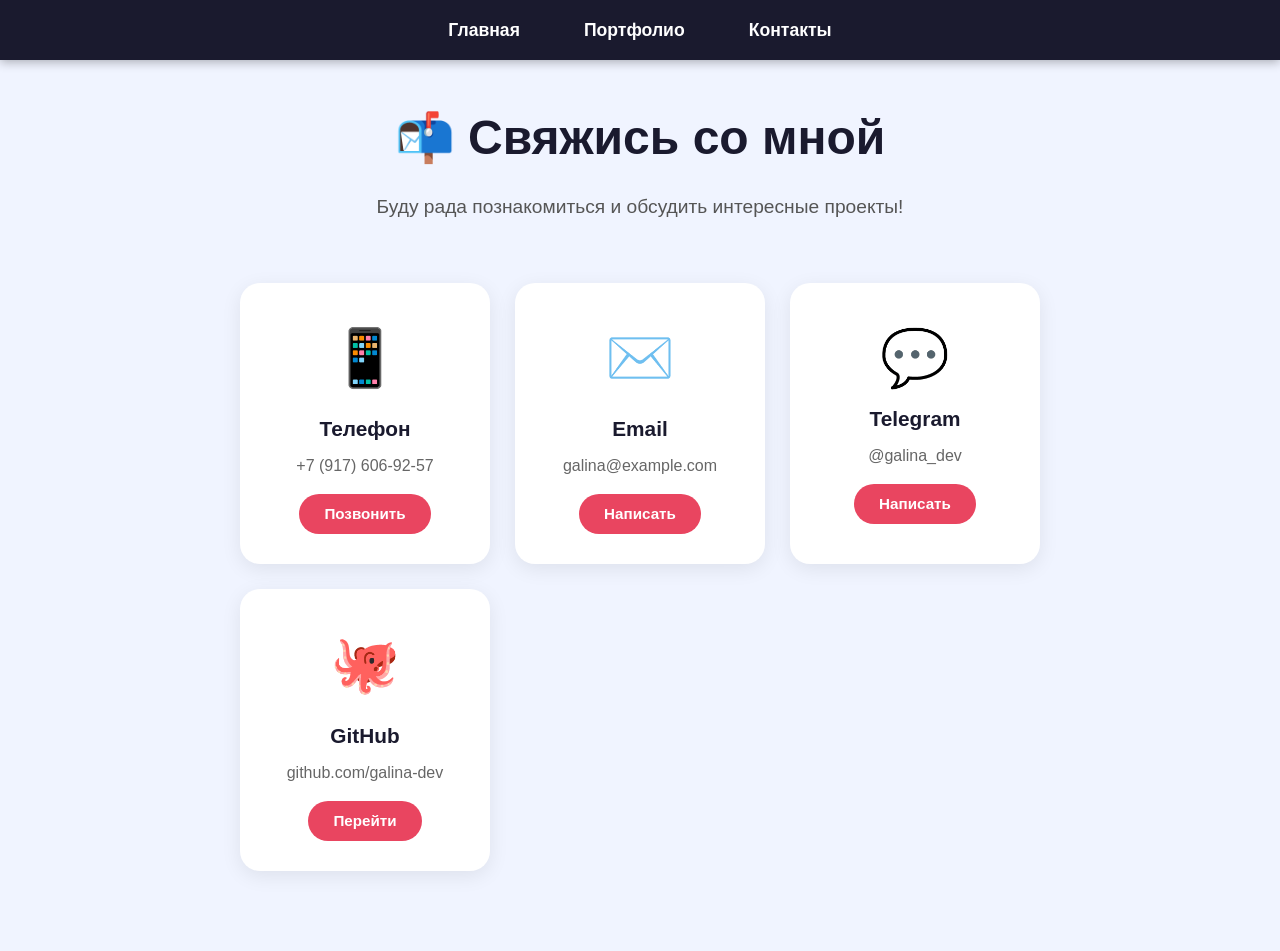
<file: contacts.html>
<!DOCTYPE html>
<html lang="ru">
<head>
    <meta charset="UTF-8">
    <meta name="viewport" content="width=device-width, initial-scale=1.0">
    <title>Контакты</title>
    <link rel="stylesheet" href="style.css">
    <link rel="stylesheet" href="contacts.css">
</head>
<body>

<nav>
    <ul>
        <li><a href="index.html">Главная</a></li>
        <li><a href="portfolio.html">Портфолио</a></li>
        <li><a href="contacts.html">Контакты</a></li>
    </ul>
</nav>

<section id="contacts">
    <h1>📬 Свяжись со мной</h1>
    <p class="subtitle">Буду рада познакомиться и обсудить интересные проекты!</p>

    <div class="contacts-grid">
        <!-- Телефон -->
        <div class="contact-card">
            <div class="icon">📱</div>
            <h3>Телефон</h3>
            <p>+7 (917) 606-92-57</p>
            <a href="tel:+79176069257" class="btn">Позвонить</a>
        </div>

        <!-- Email -->
        <div class="contact-card">
            <div class="icon">✉️</div>
            <h3>Email</h3>
            <p>galina@example.com</p>
            <a href="mailto:galina@example.com" class="btn">Написать</a>
        </div>

        <!-- Telegram -->
        <div class="contact-card">
            <iv class="icon">💬</iv>
            <h3>Telegram</h3>
            <p>@galina_dev</p>
            <a href="https://t.me/galina_dev" class="btn">Написать</a>
        </div>

        <!-- GitHub -->
        <div class="contact-card">
            <div class="icon">🐙</div>
            <h3>GitHub</h3>
            <p>github.com/galina-dev</p>
            <a href="https://github.com/galina-dev" class="btn">Перейти</a>
        </div>

      
    </div>
</section>

</body>
</html>
</file>
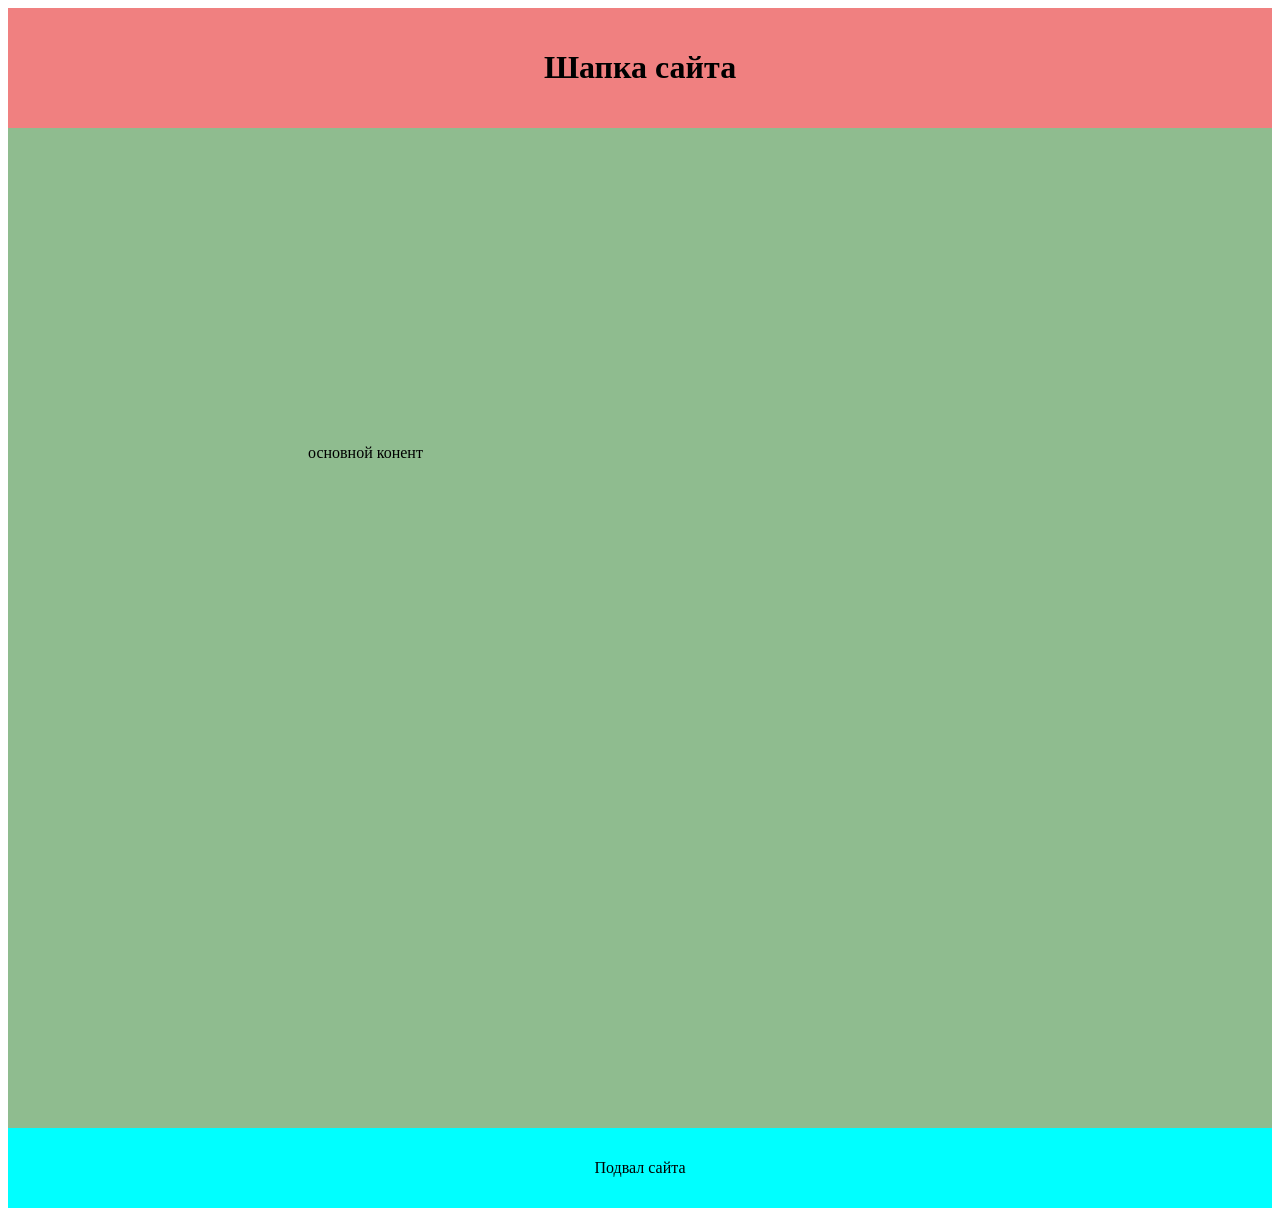
<file: web/document.html>
<!DOCTYPE html>
<html lang ="ru">
<head>
 <meta charset="UTF-8">
 <meta name="viewport"
content="width=device-width,initial-scale=1.0">

<title> Моя пустая страница </title>
<link rel="stylesheet" href ="styles.css">
</head>
<body>

<header>
    <h1> Шапка сайта </h1>
</header>
<main> 
    <p> основной конент</p>
</main>
<footer>
  <p> Подвал сайта </p>
</footer>

</body>
</html>
</file>
<file: style.css>
* {
    margin: 0;
    padding: 0;
    box-sizing: border-box;
}

body {
    font-family: Arial, sans-serif;
    background: #f0f4ff;
    color: #1a1a2e;
    line-height: 1.6;
}

nav {
    background: #1a1a2e;
    padding: 1rem 0;
    position: fixed;
    width: 100%;
    top: 0;
    z-index: 100;
    box-shadow: 0 2px 10px rgba(0,0,0,0.3);
}

nav ul {
    display: flex;
    justify-content: center;
    list-style: none;
    gap: 2rem;
    flex-wrap: wrap;
}

nav a {
    color: #fff;
    text-decoration: none;
    font-weight: bold;
    font-size: 1.1rem;
    padding: 0.5rem 1rem;
    transition: 0.3s;
    border-radius: 5px;
}

nav a:hover {
    background: #e94560;
    color: #fff;
}

section {
    padding: 100px 20px 60px;
    max-width: 1000px;
    margin: 0 auto;
    min-height: 100vh;
    display: flex;
    flex-direction: column;
    justify-content: center;
}

#block1 {
    background: linear-gradient(135deg, #f0f4ff, #e8eeff);
    border-radius: 20px;
    padding: 60px 40px;
    text-align: center;
}

#block1 h1 {
    font-size: 3rem;
    margin-bottom: 20px;
}

#block1 h1 span {
    color: #e94560;
}

#block1 p {
    font-size: 1.3rem;
    color: #333;
    max-width: 700px;
    margin: 0 auto;
}

#block2 {
    background: #fff;
    border-radius: 20px;
    padding: 60px 40px;
    text-align: center;
    box-shadow: 0 5px 20px rgba(0,0,0,0.05);
    margin: 30px 0;
}

#block2 img {
    max-width: 100%;
    width: 400px;
    height: auto;
    border-radius: 20px;
    box-shadow: 0 10px 30px rgba(0,0,0,0.1);
}

#block2 p {
    margin-top: 20px;
    font-size: 1.2rem;
    color: #555;
}

#block3 {
    background: linear-gradient(135deg, #1a1a2e, #16213e);
    border-radius: 20px;
    padding: 60px 40px;
    color: #fff;
    text-align: center;
}

#block3 h2 {
    font-size: 2.5rem;
    margin-bottom: 30px;
    color: #e94560;
}

#block3 ul {
    list-style: none;
    display: flex;
    flex-direction: column;
    gap: 15px;
    max-width: 600px;
    margin: 0 auto;
}

#block3 li {
    background: rgba(255,255,255,0.1);
    padding: 15px 25px;
    border-radius: 12px;
    font-size: 1.2rem;
    border-left: 4px solid #e94560;
    transition: 0.3s;
}

#block3 li:hover {
    background: rgba(255,255,255,0.2);
    transform: translateX(10px);
}

@media (max-width: 600px) {
    #block1 h1 {
        font-size: 2rem;
    }
    nav ul {
        gap: 0.5rem;
    }
    nav a {
        font-size: 0.9rem;
        padding: 0.3rem 0.7rem;
    }
}
/* Анимации */
.fade-in {
    opacity: 0;
    transform: translateY(50px);
    transition: all 0.8s ease-out;
}

.fade-in.active {
    opacity: 1;
    transform: translateY(0);
}

.slide-in-left {
    opacity: 0;
    transform: translateX(-100px);
    transition: all 0.8s ease-out;
}

.slide-in-left.active {
    opacity: 1;
    transform: translateX(0);
}

.slide-in-right {
    opacity: 0;
    transform: translateX(100px);
    transition: all 0.8s ease-out;
}

.slide-in-right.active {
    opacity: 1;
    transform: translateX(0);
}

.scale-in {
    opacity: 0;
    transform: scale(0.8);
    transition: all 0.8s ease-out;
}

.scale-in.active {
    opacity: 1;
    transform: scale(1);
}
</file>
<file: contacts.css>
#contacts {
    text-align: center;
}

#contacts h1 {
    font-size: 3rem;
    color: #1a1a2e;
    margin-bottom: 15px;
}

#contacts .subtitle {
    font-size: 1.2rem;
    color: #555;
    margin-bottom: 40px;
}

.contacts-grid {
    display: grid;
    grid-template-columns: repeat(auto-fit, minmax(250px, 1fr));
    gap: 25px;
    padding: 20px;
    max-width: 900px;
    margin: 0 auto;
}

.contact-card {
    background: #fff;
    border-radius: 20px;
    padding: 30px 20px;
    box-shadow: 0 5px 20px rgba(0,0,0,0.08);
    transition: 0.3s;
}

.contact-card:hover {
    transform: translateY(-8px);
    box-shadow: 0 10px 30px rgba(0,0,0,0.15);
}

.contact-card .icon {
    font-size: 3.5rem;
    margin-bottom: 10px;
}

.contact-card h3 {
    font-size: 1.3rem;
    color: #1a1a2e;
    margin-bottom: 8px;
}

.contact-card p {
    font-size: 1rem;
    color: #666;
    margin-bottom: 15px;
    word-break: break-all;
}

.contact-card .btn {
    display: inline-block;
    background: #e94560;
    color: #fff;
    padding: 8px 25px;
    border-radius: 30px;
    text-decoration: none;
    transition: 0.3s;
    font-weight: bold;
    font-size: 0.95rem;
}

.contact-card .btn:hover {
    background: #1a1a2e;
    transform: scale(1.05);
}

@media (max-width: 600px) {
    .contacts-grid {
        grid-template-columns: 1fr 1fr;
        gap: 15px;
        padding: 10px;
    }

    #contacts h1 {
        font-size: 2rem;
    }

    .contact-card {
        padding: 20px 15px;
    }

    .contact-card .icon {
        font-size: 2.5rem;
    }
}

@media (max-width: 400px) {
    .contacts-grid {
        grid-template-columns: 1fr;
    }
}
</file>
<file: web/styles.css>
header {
    background-color: lightcoral;
    color: black;
    padding: 20px;
    text-align: center;
 }

 main {
    background-color: darkseagreen;
    padding: 300px;
    min-height: 400px;
 }

 footer{
    background-color: aqua;
    color: black;
    padding: 15px;
    text-align: center;
 }
</file>
